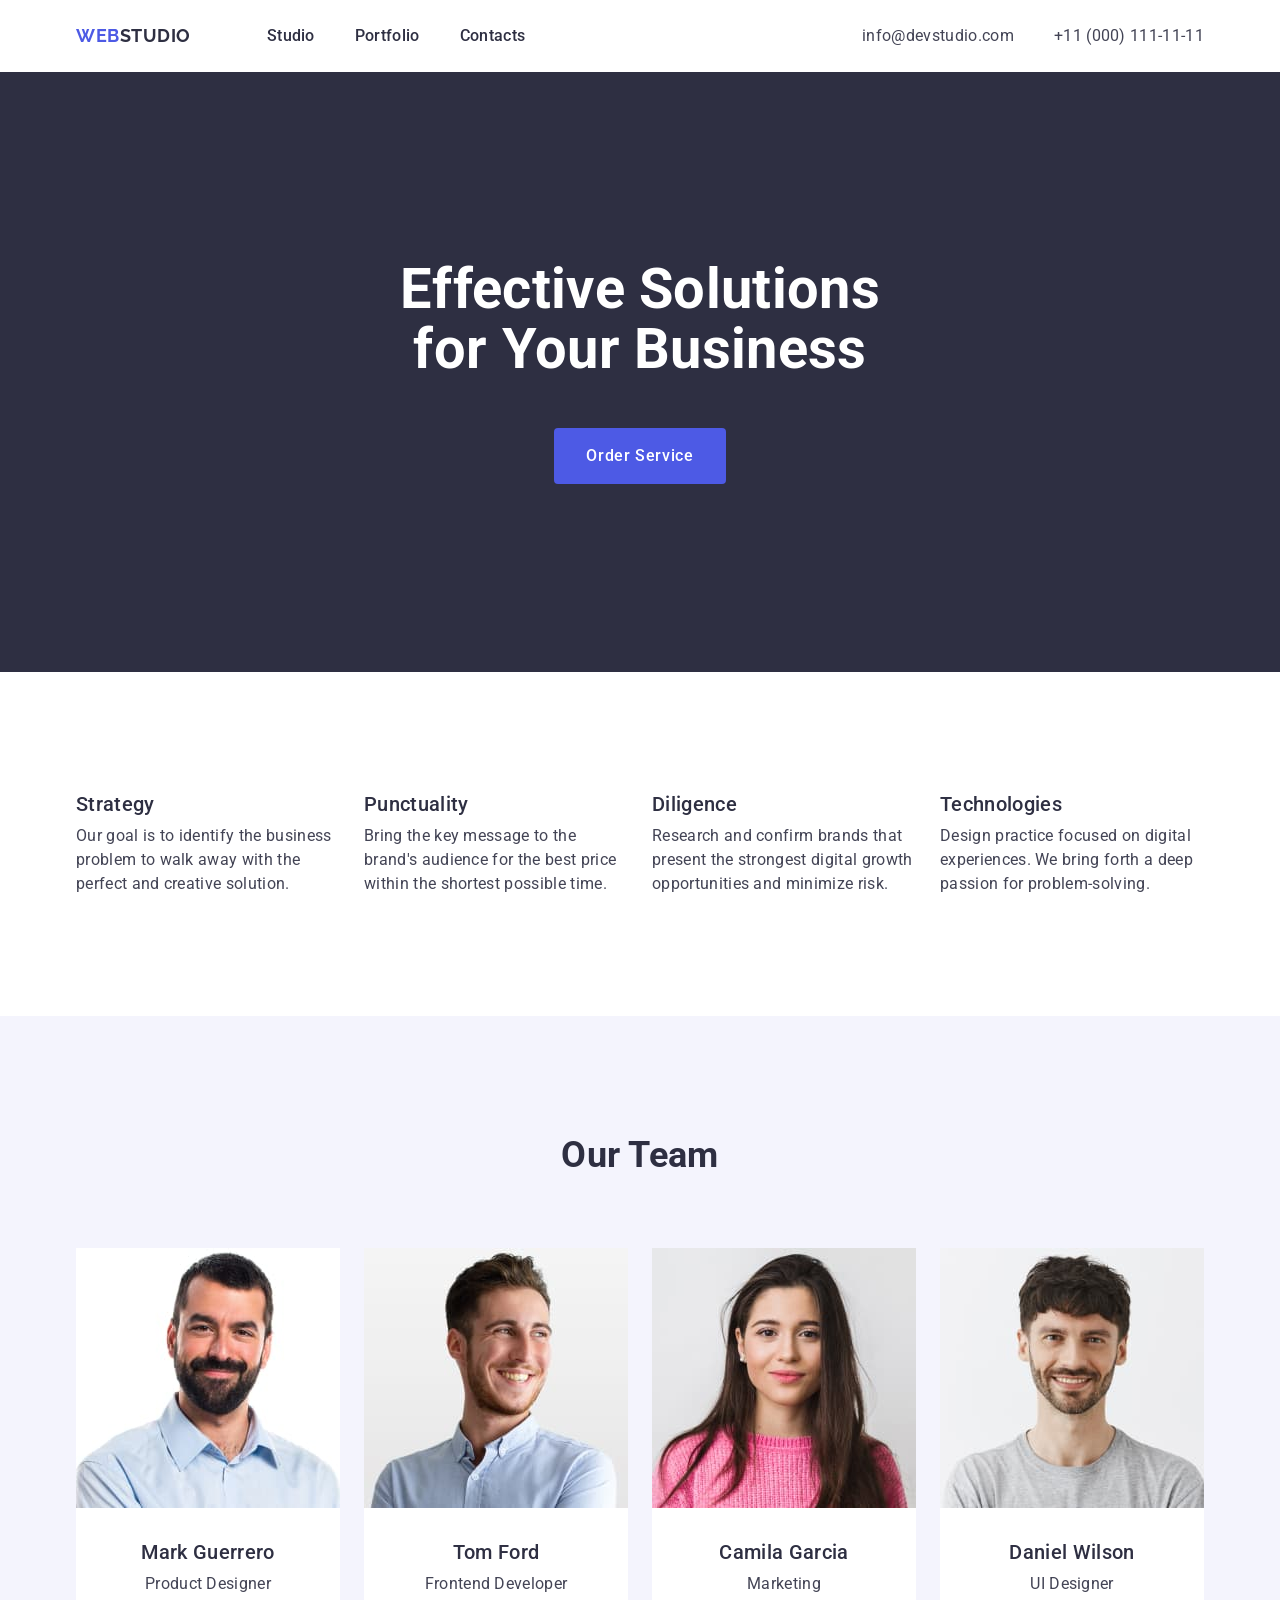
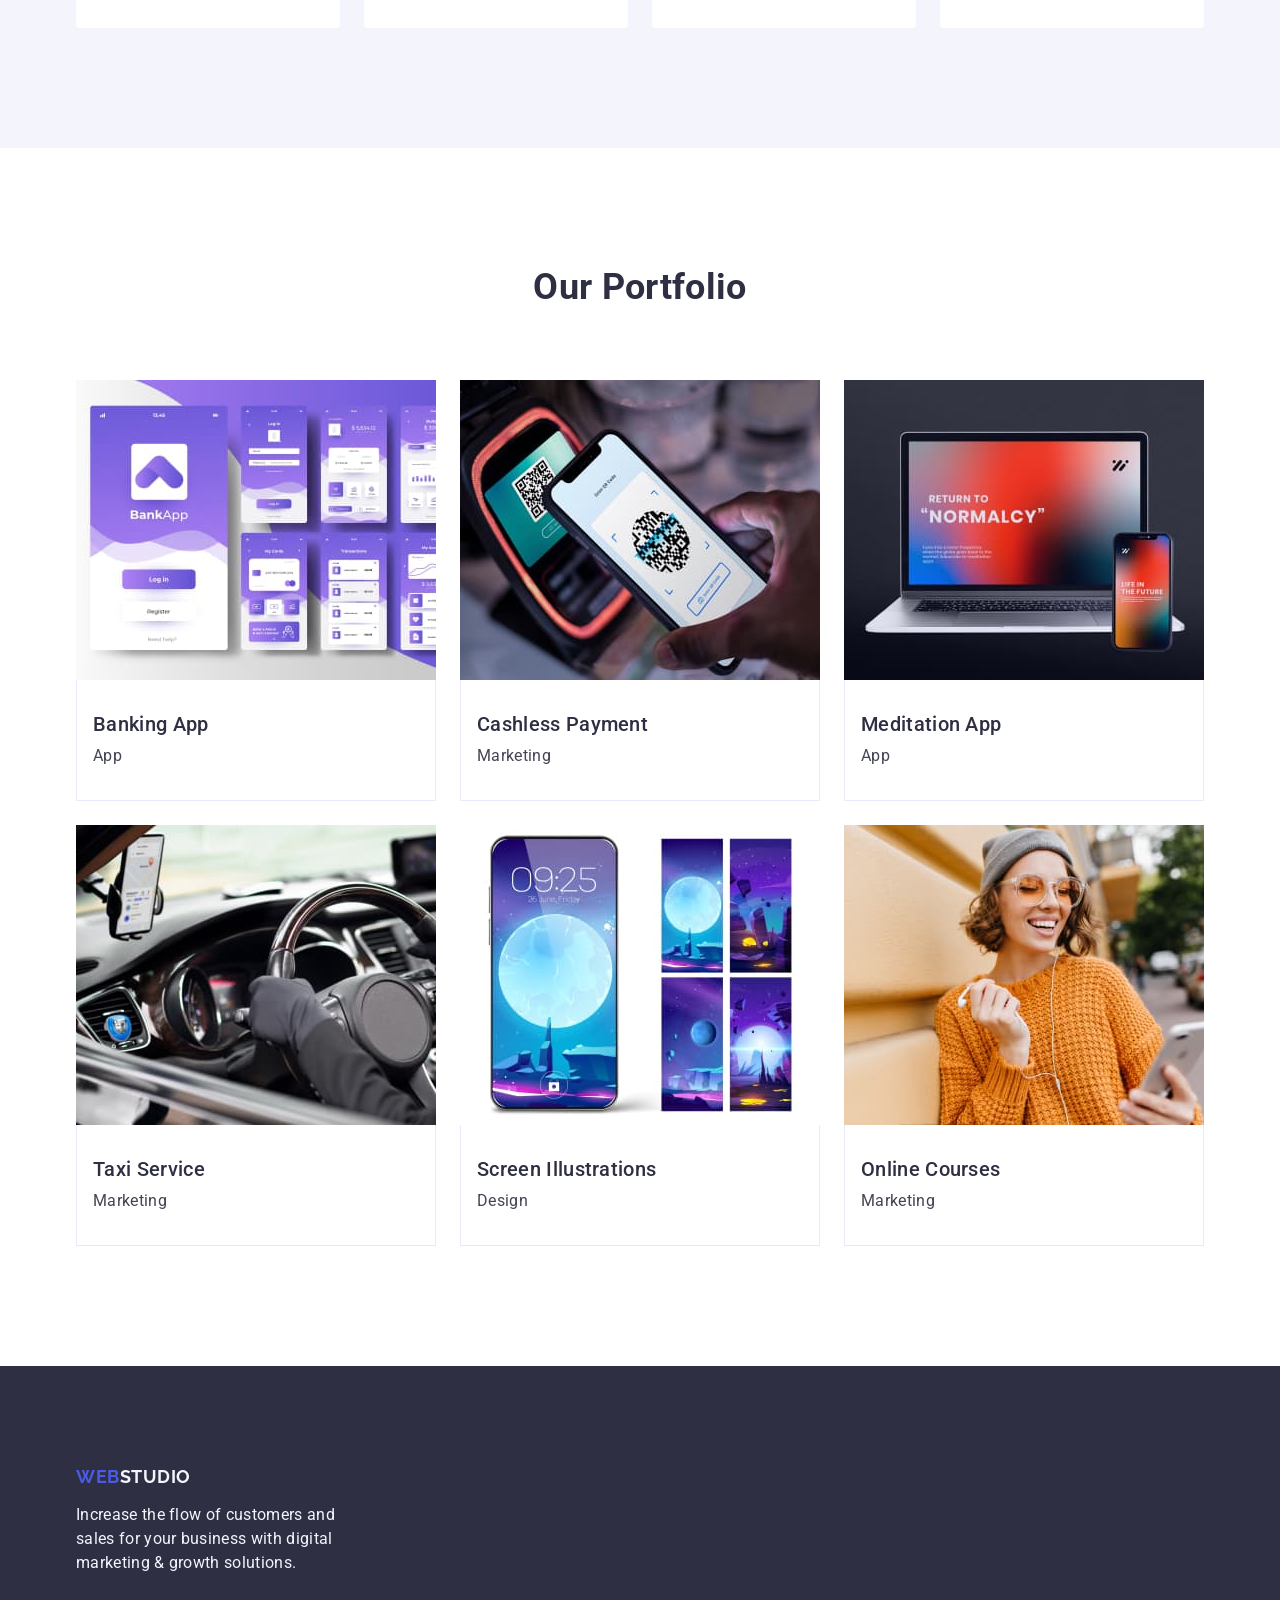
<file: index.html>
<!DOCTYPE html>
<html lang="en">
  <head>
    <meta charset="UTF-8" />
    <meta name="viewport" content="width=device-width, initial-scale=1.0" />
    <link rel="preconnect" href="https://fonts.googleapis.com" />
    <link rel="preconnect" href="https://fonts.gstatic.com" crossorigin />
    <link
      href="https://fonts.googleapis.com/css2?family=Raleway:wght@700&family=Roboto:wght@400;500;700&display=swap"
      rel="stylesheet"
    />
    <link
      href="https://cdn.jsdelivr.net/npm/modern-normalize@2.0.0/modern-normalize.min.css"
      rel="stylesheet"
    />
    <link href="./styles/styles.css" rel="stylesheet" />
    <title>Web Studio</title>
  </head>
  <body>
    <header>
      <div class="page-header container">
        <a href="" class="logo">Web<span class="logo-dark">Studio</span></a>
        <nav class="navigation">
          <ul class="menu">
            <li class="menu-item">
              <a href="" class="menu-link">Studio</a>
            </li>
            <li class="menu-item">
              <a href="" class="menu-link">Portfolio</a>
            </li>
            <li class="menu-item">
              <a href="" class="menu-link">Contacts</a>
            </li>
          </ul>
        </nav>
        <address>
          <ul class="contact">
            <li class="contact-item">
              <a href="mailto:info@devstudio.com" class="contact-link"
                >info@devstudio.com</a
              >
            </li>
            <li class="contact-item">
              <a href="tel:+11 (000) 111-11-11" class="contact-link"
                >+11 (000) 111-11-11</a
              >
            </li>
          </ul>
        </address>
      </div>
    </header>

    <main>
      <section class="section hero">
        <div class="container">
          <h1 class="hero-title">
            Effective Solutions <br \ />for Your Business
          </h1>
          <button type="button" class="hero-button">Order Service</button>
        </div>
      </section>
      <section class="section features">
        <div class="container">
          <ul class="features-list">
            <li class="features-item">
              <h3 class="features-item-title">Strategy</h3>
              <p class="features-item-text">
                Our goal is to identify the business problem to walk away with
                the perfect and creative solution.
              </p>
            </li>
            <li class="features-item">
              <h3 class="features-item-title">Punctuality</h3>
              <p class="features-item-text">
                Bring the key message to the brand's audience for the best price
                within the shortest possible time.
              </p>
            </li>
            <li class="features-item">
              <h3 class="features-item-title">Diligence</h3>
              <p class="features-item-text">
                Research and confirm brands that present the strongest digital
                growth opportunities and minimize risk.
              </p>
            </li>
            <li class="features-item">
              <h3 class="features-item-title">Technologies</h3>
              <p class="features-item-text">
                Design practice focused on digital experiences. We bring forth a
                deep passion for problem-solving.
              </p>
            </li>
          </ul>
        </div>
      </section>
      <section class="section team">
        <div class="container">
          <h2 class="section-title">Our Team</h2>
          <ul class="team-list">
            <li class="team-item">
              <img
                src="./images/product-designer.jpg"
                alt="Man with dark hair and blue shirt"
                width="264"
                height="260"
              />
              <div class="team-info">
                <h3 class="team-item-name">Mark Guerrero</h3>
                <p class="team-item-text">Product Designer</p>
              </div>
            </li>
            <li class="team-item">
              <img
                src="./images/frontend-developer.jpg"
                alt="Smiling man with short brown hair and blue shirt"
                width="264"
                height="260"
              />
              <div class="team-info">
                <h3 class="team-item-name">Tom Ford</h3>
                <p class="team-item-text">Frontend Developer</p>
              </div>
            </li>
            <li class="team-item">
              <img
                src="./images/marketing.jpg"
                alt="Woman with long brown hair and pink jumper"
                width="264"
                height="260"
              />
              <div class="team-info">
                <h3 class="team-item-name">Camila Garcia</h3>
                <p class="team-item-text">Marketing</p>
              </div>
            </li>
            <li class="team-item">
              <img
                src="./images/ui-designer.jpg"
                alt="Man with short hair and gray shirt"
                width="264"
                height="260"
              />
              <div class="team-info">
                <h3 class="team-item-name">Daniel Wilson</h3>
                <p class="team-item-text">UI Designer</p>
              </div>
            </li>
          </ul>
        </div>
      </section>
      <section class="section portfolio">
        <div class="container">
          <h2 class="section-title">Our Portfolio</h2>
          <ul class="portfolio-list">
            <li class="portfolio-item">
              <img
                src="./images/banking.jpg"
                alt="Portfolio bank app"
                width="360"
                height="300"
              />
              <div class="portfolio-info">
                <h3 class="portfolio-item-name">Banking App</h3>
                <p class="portfolio-item-text">App</p>
              </div>
            </li>
            <li class="portfolio-item">
              <img
                src="./images/cashless-payment.jpg"
                alt="Portfolio payment"
                width="360"
                height="300"
              />
              <div class="portfolio-info">
                <h3 class="portfolio-item-name">Cashless Payment</h3>
                <p class="portfolio-item-text">Marketing</p>
              </div>
            </li>
            <li class="portfolio-item">
              <img
                src="./images/meditation-app.jpg"
                alt="Portfolio meditation app"
                width="360"
                height="300"
              />
              <div class="portfolio-info">
                <h3 class="portfolio-item-name">Meditation App</h3>
                <p class="portfolio-item-text">App</p>
              </div>
            </li>
            <li class="portfolio-item">
              <img
                src="./images/taxi-service.jpg"
                alt="Portfolio taxi service"
                width="360"
                height="300"
              />
              <div class="portfolio-info">
                <h3 class="portfolio-item-name">Taxi Service</h3>
                <p class="portfolio-item-text">Marketing</p>
              </div>
            </li>
            <li class="portfolio-item">
              <img
                src="./images/screen-illustrations.jpg"
                alt="Portfolio screen illustrations"
                width="360"
                height="300"
              />
              <div class="portfolio-info">
                <h3 class="portfolio-item-name">Screen Illustrations</h3>
                <p class="portfolio-item-text">Design</p>
              </div>
            </li>
            <li class="portfolio-item">
              <img
                src="./images/online-courses.jpg"
                alt="Portfolio online courses"
                width="360"
                height="300"
              />
              <div class="portfolio-info">
                <h3 class="portfolio-item-name">Online Courses</h3>
                <p class="portfolio-item-text">Marketing</p>
              </div>
            </li>
          </ul>
        </div>
      </section>
    </main>

    <footer class="page-footer">
      <div class="container">
        <a href="" class="logo">Web<span class="logo-light">Studio</span></a>
        <p class="footer-text">
          Increase the flow of customers and <br />sales for your business with
          digital <br />marketing & growth solutions.
        </p>
      </div>
    </footer>
  </body>
</html>
</file>
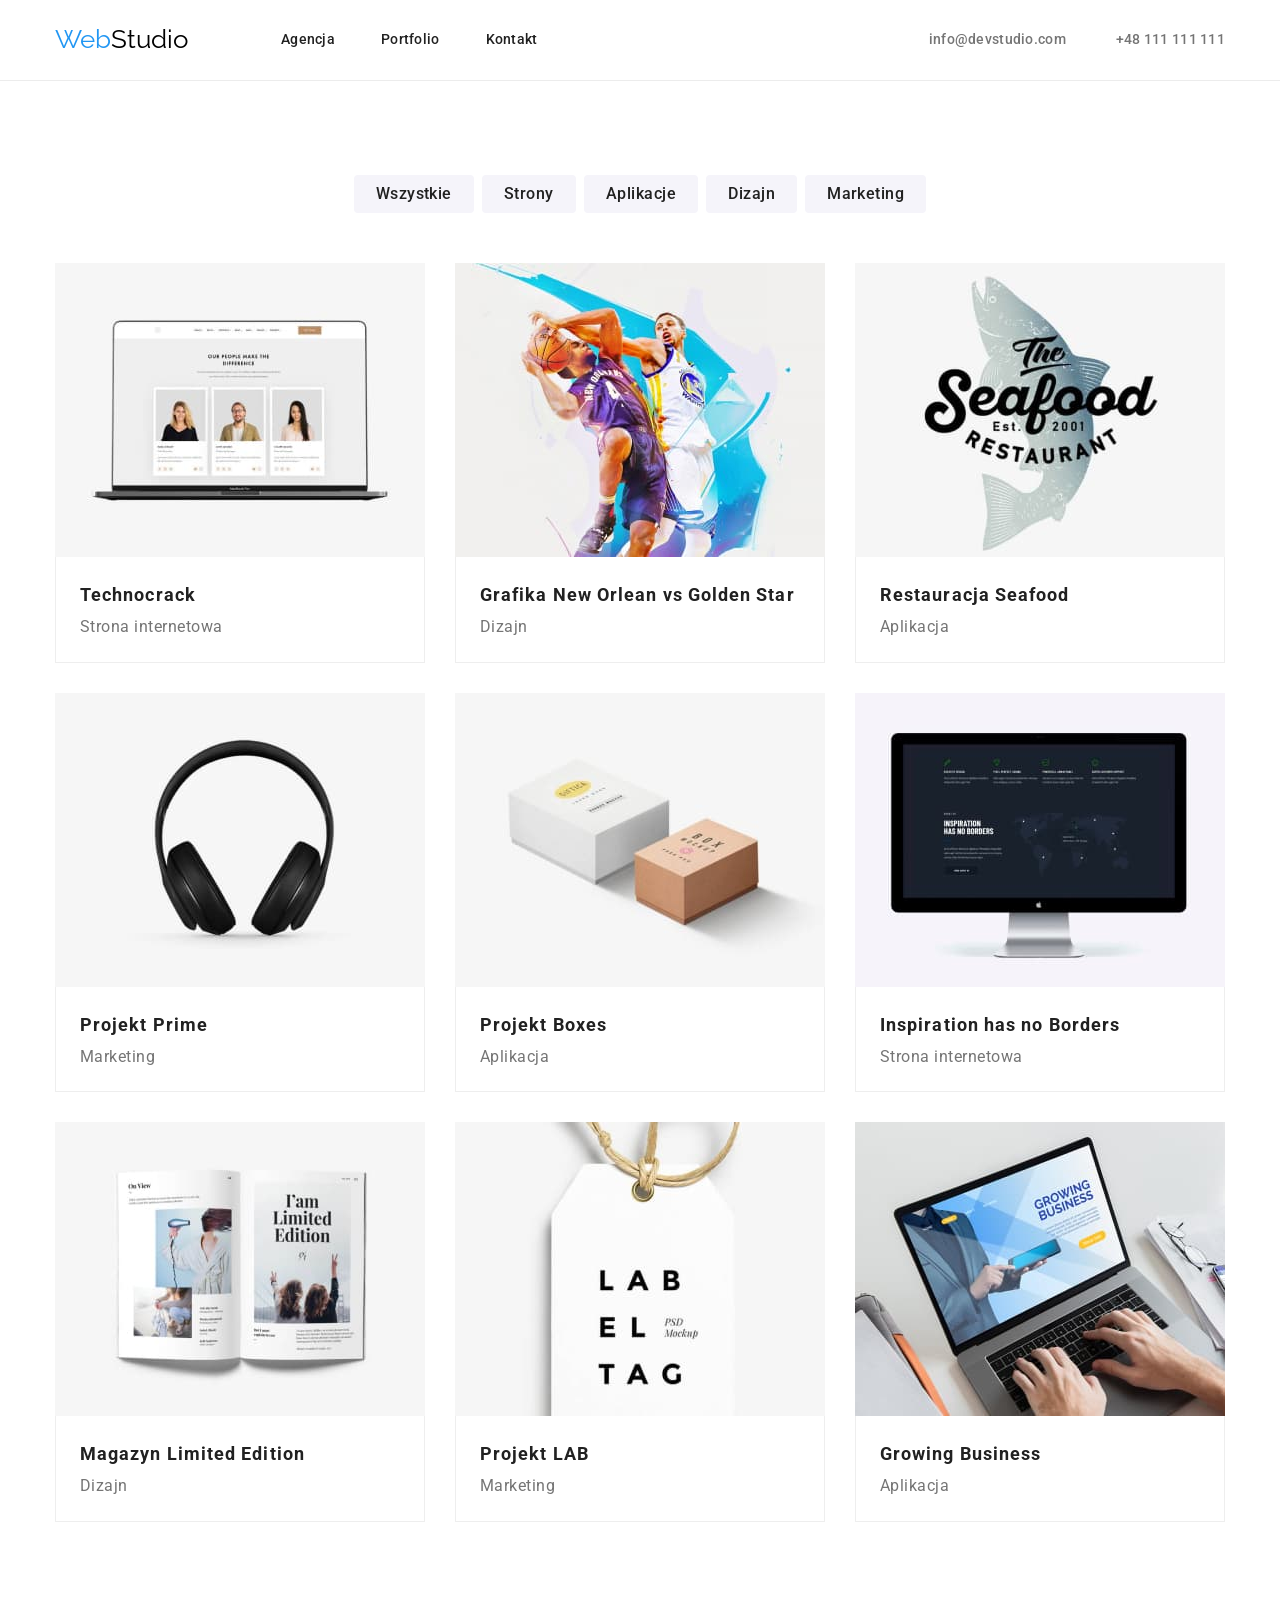
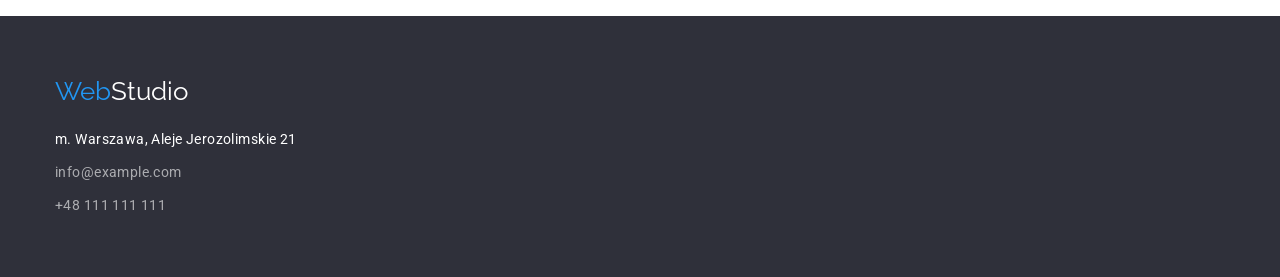
<file: portfolio.html>
<!DOCTYPE html>
<html lang="pl">
  <head>
    <meta charset="utf-8" />
    <link
      rel="stylesheet"
      href="https://cdnjs.cloudflare.com/ajax/libs/modern-normalize/1.1.0/modern-normalize.min.css"
    />
    <link rel="preconnect" href="https://fonts.googleapis.com" />
    <link rel="preconnect" href="https://fonts.gstatic.com" crossorigin />
    <link
      href="https://fonts.googleapis.com/css2?family=Raleway:wght@700&family=Roboto:wght@400;500;700;900&display=swap"
      rel="stylesheet"
    />
    <link rel="stylesheet" href="./css/styles.css" />
    <title>WebStudio - Portfolio</title>
  </head>
  <body>
    <header>
      <div class="container header">
        <a href="./" class="logo"> <span class="logo-blue">Web</span>Studio</a>
        <nav>
          <ul class="nav-links">
            <li><a href="#">Agencja</a></li>
            <li>
              <a href="./portfolio.html">Portfolio</a>
            </li>
            <li><a href="#">Kontakt</a></li>
          </ul>
        </nav>
        <ul class="nav-links contact">
          <li>
            <a href="mailto:info@devstudio.com">info@devstudio.com</a>
          </li>
          <li>
            <a href="tel:+48111111111">+48 111 111 111</a>
          </li>
        </ul>
      </div>
    </header>
    <main>
      <section class="section">
        <div class="container portfolio-buttons">
          <ul class="portfolio-buttons-list">
            <li><button type="button">Wszystkie</button></li>
            <li><button type="button">Strony</button></li>
            <li><button type="button">Aplikacje</button></li>
            <li><button type="button">Dizajn</button></li>
            <li><button type="button">Marketing</button></li>
          </ul>
        </div>
        <div class="container">
          <ul class="portfolio">
            <li>
              <figure>
                <img
                  src="images/portfolio-1.jpg"
                  class="no-gap"
                  alt="Ekran laptopa ze zdjęciami i opisami trzech osób"
                  width="370"
                  height="294"
                />
                <figcaption>
                  <span class="portfolio-item">Technocrack</span>
                  <br />
                  <span class="portfolio-item-spec">Strona internetowa</span>
                </figcaption>
              </figure>
            </li>
            <li>
              <figure>
                <img
                  src="images/portfolio-2.jpg"
                  class="no-gap"
                  alt="Dwóch koszykarzy na szarym tle"
                  width="370"
                  height="294"
                />
                <figcaption>
                  <span class="portfolio-item">Grafika New Orlean vs Golden Star</span>
                  <br />
                  <span class="portfolio-item-spec">Dizajn</span>
                </figcaption>
              </figure>
            </li>
            <li>
              <figure>
                <img
                  src="images/portfolio-3.jpg"
                  class="no-gap"
                  alt="Ryba z napisem The Seafood Restaurant"
                  width="370"
                  height="294"
                />
                <figcaption>
                  <span class="portfolio-item">Restauracja Seafood</span>
                  <br />
                  <span class="portfolio-item-spec">Aplikacja</span>
                </figcaption>
              </figure>
            </li>
            <li>
              <figure>
                <img
                  src="images/portfolio-4.jpg"
                  class="no-gap"
                  alt="Słuchawki na szarym tle"
                  width="370"
                  height="294"
                />
                <figcaption>
                  <span class="portfolio-item">Projekt Prime</span>
                  <br />
                  <span class="portfolio-item-spec">Marketing</span>
                </figcaption>
              </figure>
            </li>
            <li>
              <figure>
                <img
                  src="images/portfolio-5.jpg"
                  class="no-gap"
                  alt="Dwa pudełka z napisami, białe i brązowe"
                  width="370"
                  height="294"
                />
                <figcaption>
                  <span class="portfolio-item">Projekt Boxes</span>
                  <br />
                  <span class="portfolio-item-spec">Aplikacja</span>
                </figcaption>
              </figure>
            </li>
            <li>
              <figure>
                <img
                  src="images/portfolio-6.jpg"
                  class="no-gap"
                  alt="Monitor z otwartą witryną interetową"
                  width="370"
                  height="294"
                />
                <figcaption>
                  <span class="portfolio-item">Inspiration has no Borders</span>
                  <br />
                  <span class="portfolio-item-spec">Strona internetowa</span>
                </figcaption>
              </figure>
            </li>
            <li>
              <figure>
                <img
                  src="images/portfolio-7.jpg"
                  class="no-gap"
                  alt="Otwarta strona gazety z obrazkami i tekstem"
                  width="370"
                  height="294"
                />
                <figcaption>
                  <span class="portfolio-item">Magazyn Limited Edition</span>
                  <br />
                  <span class="portfolio-item-spec">Dizajn</span>
                </figcaption>
              </figure>
            </li>
            <li>
              <figure>
                <img
                  src="images/portfolio-8.jpg"
                  class="no-gap"
                  alt="Bilecik z napisame LAB EL TAG"
                  width="370"
                  height="294"
                />
                <figcaption>
                  <span class="portfolio-item">Projekt LAB</span>
                  <br />
                  <span class="portfolio-item-spec">Marketing</span>
                </figcaption>
              </figure>
            </li>
            <li>
              <figure>
                <img
                  src="images/portfolio-9.jpg"
                  class="no-gap"
                  alt="Dłonie piszące na klawiaturze, na ekranie nazwa aplikacji"
                  width="370"
                  height="294"
                />
                <figcaption>
                  <span class="portfolio-item">Growing Business</span>
                  <br />
                  <span class="portfolio-item-spec">Aplikacja</span>
                </figcaption>
              </figure>
            </li>
          </ul>
        </div>
      </section>
    </main>
    <footer>
      <div class="container">
        <a href="/" class="logo logo-white"> <span class="logo-blue">Web</span>Studio</a>
        <address>
          <p>m. Warszawa, Aleje Jerozolimskie 21</p>
          <p><a href="mailto:info@example.com">info@example.com</a></p>
          <p><a href="tel:+48111111111">+48 111 111 111</a></p>
        </address>
      </div>
    </footer>
  </body>
</html>
</file>
<file: styles/styles.css>
* {
  margin: 0;
  padding: 0;
}

:root {
  --primary-brand-color: #4d5ae5;
  --pressed-state-color: #404bbf;
  --dark-color: #2e2f42;
  --success-color: #31d0aa;
  --text-color: #434455;
  --subtle-text-color: #8e9f99;
  --accent-color: #e7e9fc;
  --light-color: #f4f4fd;
  --white-color: #fff;
  --modal-color: #fcfcfc;
}

body {
  font-family: 'Roboto', sans-serif;
  color: var(--text-color);
  background-color: var(--white-color);
  letter-spacing: 0.02em;
}

a {
  text-decoration: none;
}

ul {
  list-style-type: none;
}

img {
  display: block;
  max-width: 100%;
}

address {
  font-style: normal;
}

.container {
  max-width: 1158px;
  margin: 0 auto;
  padding: 0 15px;
}

/* ------ HEADER ------- */

.page-header {
  display: flex;
  align-items: center;
  justify-content: space-between;
  padding-top: 24px;
  padding-bottom: 24px;
}

.logo {
  font-family: 'Raleway', sans-serif;
  font-size: 18px;
  font-weight: 700;
  color: var(--primary-brand-color);
  line-height: 1.17;
  letter-spacing: 0.03em;
  text-transform: uppercase;
}

.logo-dark {
  color: var(--dark-color);
}

.navigation {
  flex-grow: 1;
  margin-left: 76px;
}

.menu,
.contact {
  display: flex;
  gap: 40px;
}

.menu-link {
  font-weight: 500;
  font-size: 16px;
  color: var(--dark-color);
  line-height: 1.5;
}

.menu-link:hover,
.menu-link:focus,
.contact-link:hover,
.contact-link:focus {
  color: var(--pressed-state-color);
}

.contact-link {
  font-size: 16px;
  line-height: 1.5;
  color: var(--text-color);
}

/* ------ MAIN ------- */

.section {
  padding: 120px 0;
}

.hero,
.page-footer {
  background-color: var(--dark-color);
}

.hero .container {
  padding-top: 68px;
  padding-bottom: 68px;
}

.hero-title {
  font-weight: 700;
  font-size: 56px;
  line-height: 1.07;
  text-align: center;
  color: var(--white-color);
  margin-bottom: 48px;
}

.hero-button {
  display: block;
  margin: 0 auto;
  border: 0;
  border-radius: 4px;
  padding: 16px 32px;
  font-weight: 500;
  font-size: 16px;
  line-height: 1.5;
  letter-spacing: 0.04em;
  color: var(--white-color);
  background-color: var(--primary-brand-color);
  cursor: pointer;
}

.hero-button:hover,
.hero-button:focus {
  background-color: var(--pressed-state-color);
}

.features-list,
.team-list,
.portfolio-list {
  display: flex;
  flex-wrap: wrap;
  gap: 24px;
}

.features-item,
.team-item {
  flex-basis: calc((100% - 72px) / 4);
}

.features-item-title {
  font-weight: 500;
  font-size: 20px;
  line-height: 1.2;
  color: var(--dark-color);
}

.features-item-text {
  margin-top: 8px;
  font-size: 16px;
  line-height: 1.5;
}

.team {
  background-color: var(--light-color);
}

.section-title {
  font-weight: 700;
  font-size: 36px;
  line-height: 1.11;
  text-align: center;
  color: var(--dark-color);
  margin-bottom: 72px;
}

.team-item {
  background-color: var(--white-color);
  border-bottom-right-radius: 4px;
  border-bottom-left-radius: 4px;
}

.team-info,
.portfolio-info {
  display: flex;
  flex-direction: column;
  gap: 8px;
  padding: 32px 16px;
}

.portfolio-info {
  border-width: 0 1px 1px;
  border-style: solid;
  border-color: var(--accent-color);
}

.portfolio-item {
  flex-basis: calc((100% - 48px) / 3);
}

.team-item-name,
.portfolio-item-name {
  font-weight: 500;
  font-size: 20px;
  line-height: 1.2;
  color: var(--dark-color);
}

.team-item-text,
.portfolio-item-text {
  font-size: 16px;
  line-height: 1.5;
}

.team-item-name,
.team-item-text {
  text-align: center;
}

/* ------ FOOTER ------- */

.page-footer {
  padding: 100px 0;
}

.page-footer .container {
  display: flex;
  flex-direction: column;
  gap: 16px;
}

.logo-light {
  color: var(--light-color);
}

.footer-text {
  font-size: 16px;
  line-height: 1.5;
  color: var(--light-color);
}
</file>
<file: css/styles.css>
:root {
  --white-color: #fff;
  --team-color: #f5f4fa;
  --black-color: #000;
  --brand-color: #212121;
  --link-color: #2196f3;
  --contact-color: #757575;
  --footer-contact-color: rgba(255, 255, 255, 0.6);
  --bg-color: #2f303a;
}

* {
  box-sizing: border-box;
}

body {
  font-family: 'Roboto', sans-serif;
  color: var(--brand-color);
}

h1,
h2,
h3,
h4,
h5,
h6,
p,
figure,
ul {
  margin: 0;
  padding: 0;
}

ul {
  list-style: none;
}

header {
  border-bottom: 1px solid #ececec;
}

header .container {
  padding-top: 24px;
  padding-bottom: 25px;
}

.container {
  max-width: 1200px;
  margin: 0 auto;
  padding: 0 15px;
}

.section {
  padding: 94px 0;
}

.header {
  display: flex;
  align-items: center;
  justify-content: space-between;
}

.logo {
  font-family: 'Raleway', sans-serif;
  font-size: 26px;
  text-decoration: none;
  line-height: 1.2;
  color: var(--black-color);
}

.logo-white {
  color: var(--white-color);
}

.nav-links {
  display: flex;
  flex-direction: row;
}

.nav-links li a {
  color: var(--brand-color);
  font-weight: 500;
  font-size: 14px;
  letter-spacing: 0.02em;
  line-height: 1.1;
  text-decoration: none;
}

.nav-links li a:hover,
.logo-blue,
.nav-links li a:focus,
.contact-links li a:hover,
.contact-links li a:focus {
  color: var(--link-color);
}

nav {
  flex-grow: 1;
  margin-left: 93px;
}

.nav-links li:not(:last-child) {
  margin-right: 46px;
}

.contact li:not(:last-child) {
  margin-right: 50px;
}

.contact li a {
  color: var(--contact-color);
}

.order .container {
  padding-top: 106px;
  padding-bottom: 106px;
}

.order h1 {
  text-align: center;
  text-transform: uppercase;
  font-weight: 900;
  font-size: 44px;
  line-height: 1.3;
  letter-spacing: 0.06em;
  color: var(--white-color);
}

.order button {
  margin-top: 30px;
}

.order-button {
  margin: 0 auto;
  display: block;
  border: 0;
  text-align: center;
  letter-spacing: 0.06em;
  font-weight: 700;
  font-size: 16px;
  line-height: 1.8;
  padding: 10px 42px;
  background-color: var(--link-color);
  color: var(--white-color);
}

.examples-cards,
.portfolio,
.info-cards,
.team-cards {
  display: flex;
  flex-wrap: wrap;
  gap: 30px;
}

.examples {
  font-size: 14px;
  letter-spacing: 0.03em;
}

.examples-cards li {
  flex-basis: calc((100% - 90px) / 4);
}

.info-cards li,
.portfolio li {
  flex-basis: calc((100% - 60px) / 3);
}

.examples-cards-item h3 {
  font-weight: 700;
  line-height: 1.1;
  text-transform: uppercase;
  color: var(--brand-color);
}

.examples-cards-item p {
  margin-top: 10px;
  font-weight: 400;
  line-height: 1.7;
  color: var(--contact-color);
}

.examples h2 {
  margin-top: 96px;
}

.examples h2,
.team h2 {
  margin-bottom: 50px;
  font-weight: 700;
  font-size: 36px;
  line-height: 1.2;
  text-align: center;
  letter-spacing: 0.03em;
  color: var(--brand-color);
}

.team {
  background-color: var(--team-color);
}

.team li {
  background-color: var(--white-color);
  flex-basis: calc((100% - 90px) / 4);
}

.team figcaption {
  padding: 30px 0;
  font-size: 16px;
  line-height: 1.8;
  letter-spacing: 0.03em;
  text-align: center;
}

.team-name {
  font-weight: 500;
  color: var(--brand-color);
}

.team-descr {
  color: var(--contact-color);
}

footer,
.order {
  background-color: var(--bg-color);
}

footer .container {
  padding-top: 60px;
  padding-bottom: 60px;
}

footer p {
  font-style: normal;
  font-size: 14px;
  line-height: 24px;
  letter-spacing: 0.03em;
}

footer p:not(:first-child) {
  margin-top: 9px;
}

footer p:first-child {
  color: var(--white-color);
}

footer address {
  margin-top: 20px;
}

footer p a {
  text-decoration: none;
  color: var(--footer-contact-color);
}

footer p a:hover,
footer p a:focus {
  background-color: var(--link-color);
}

.no-gap {
  display: block;
}

.portfolio-buttons {
  margin-bottom: 50px;
}

.portfolio-buttons-list {
  display: flex;
  flex-direction: row;
  justify-content: center;
  align-items: center;
}

.portfolio-buttons-list > li:not(:last-child) {
  margin-right: 8px;
}

.portfolio-buttons-list button {
  border: 0;
  border-radius: 4px;
  background-color: var(--team-color);
  color: var(--brand-color);
  font-weight: 500;
  font-size: 16px;
  line-height: 1.6;
  text-align: center;
  letter-spacing: 0.03em;
  padding: 6px 22px;
}

.portfolio-buttons-list button:active,
.portfolio-buttons-list button:hover {
  background-color: var(--link-color);
  color: var(--white-color);
}

.portfolio figcaption {
  border-bottom: 1px solid #eee;
  border-right: 1px solid #eee;
  border-left: 1px solid #eee;
  padding: 20px 24px;
}

.portfolio-item {
  font-weight: 700;
  font-size: 18px;
  line-height: 2;
  letter-spacing: 0.06em;
  color: var(--brand-color);
}

.portfolio-item-spec {
  font-weight: 400;
  font-size: 16px;
  line-height: 1.8;
  letter-spacing: 0.03em;
  color: var(--contact-color);
}
</file>
